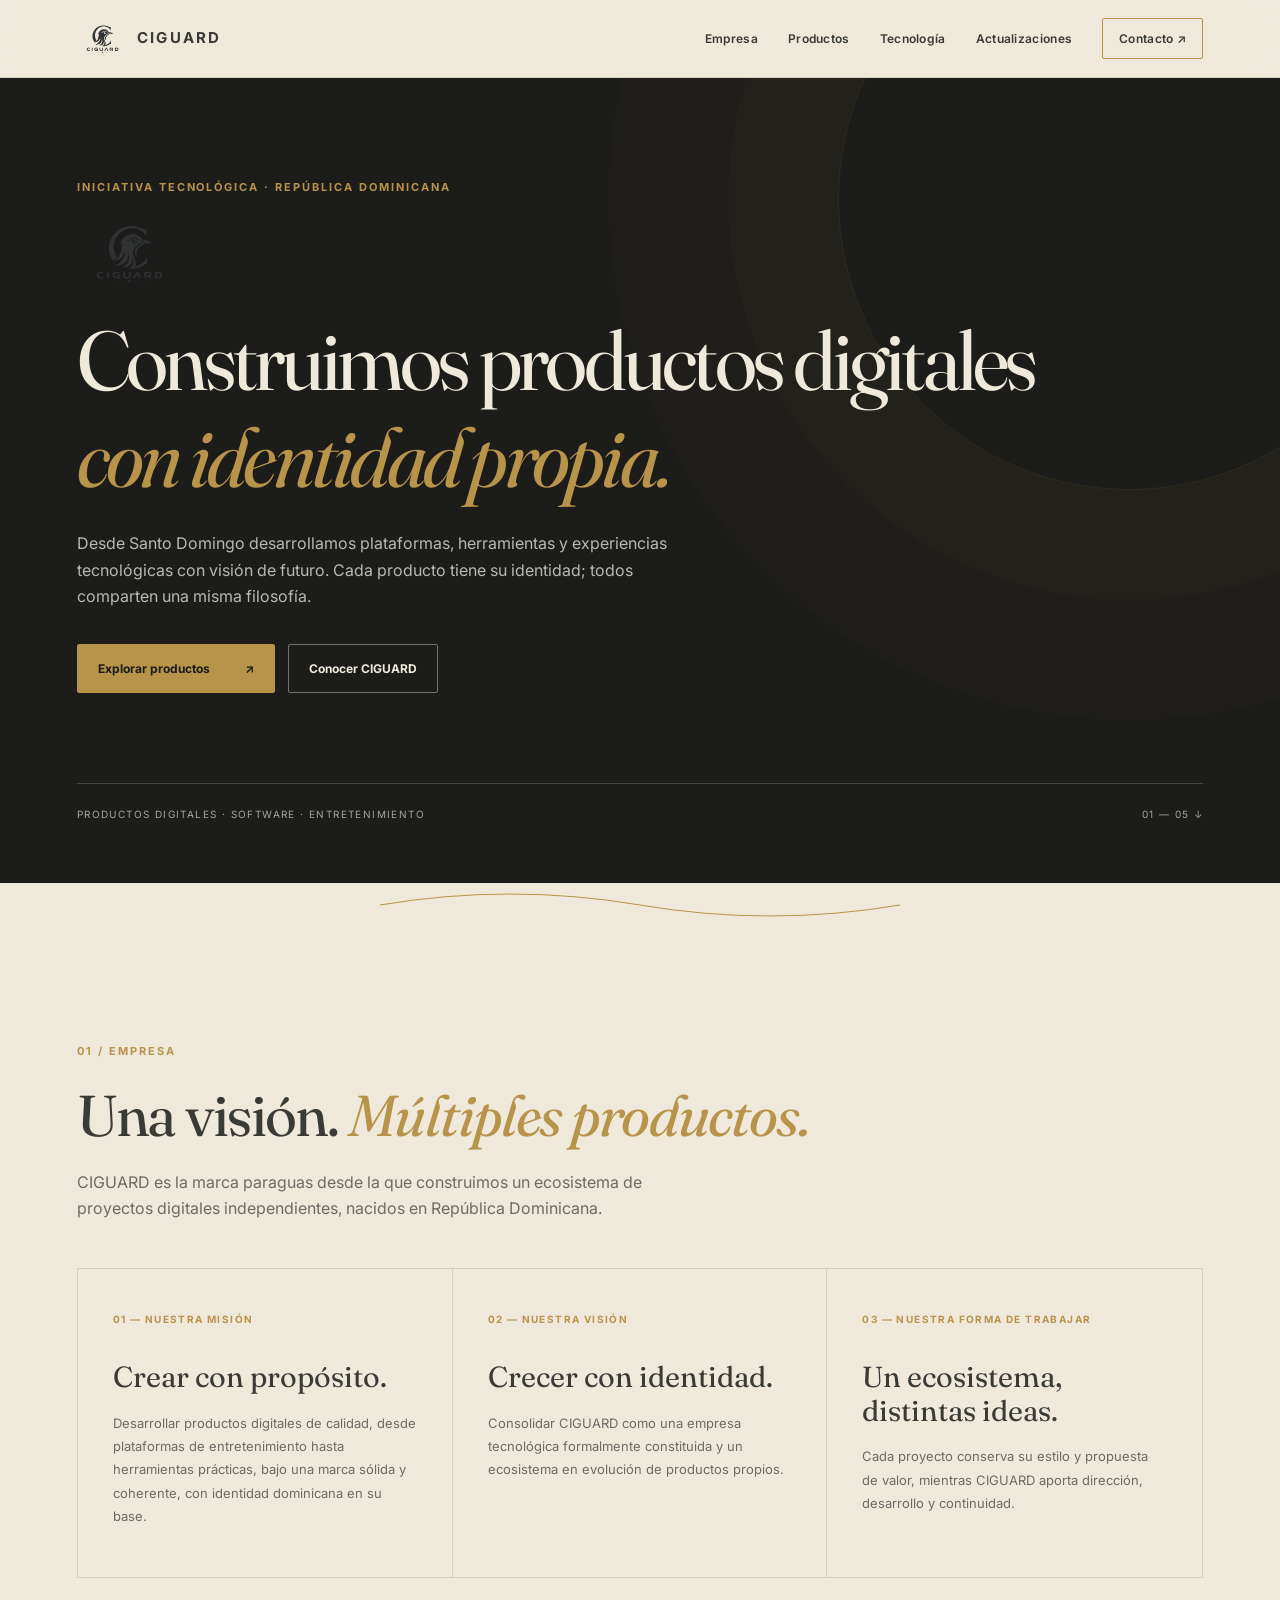
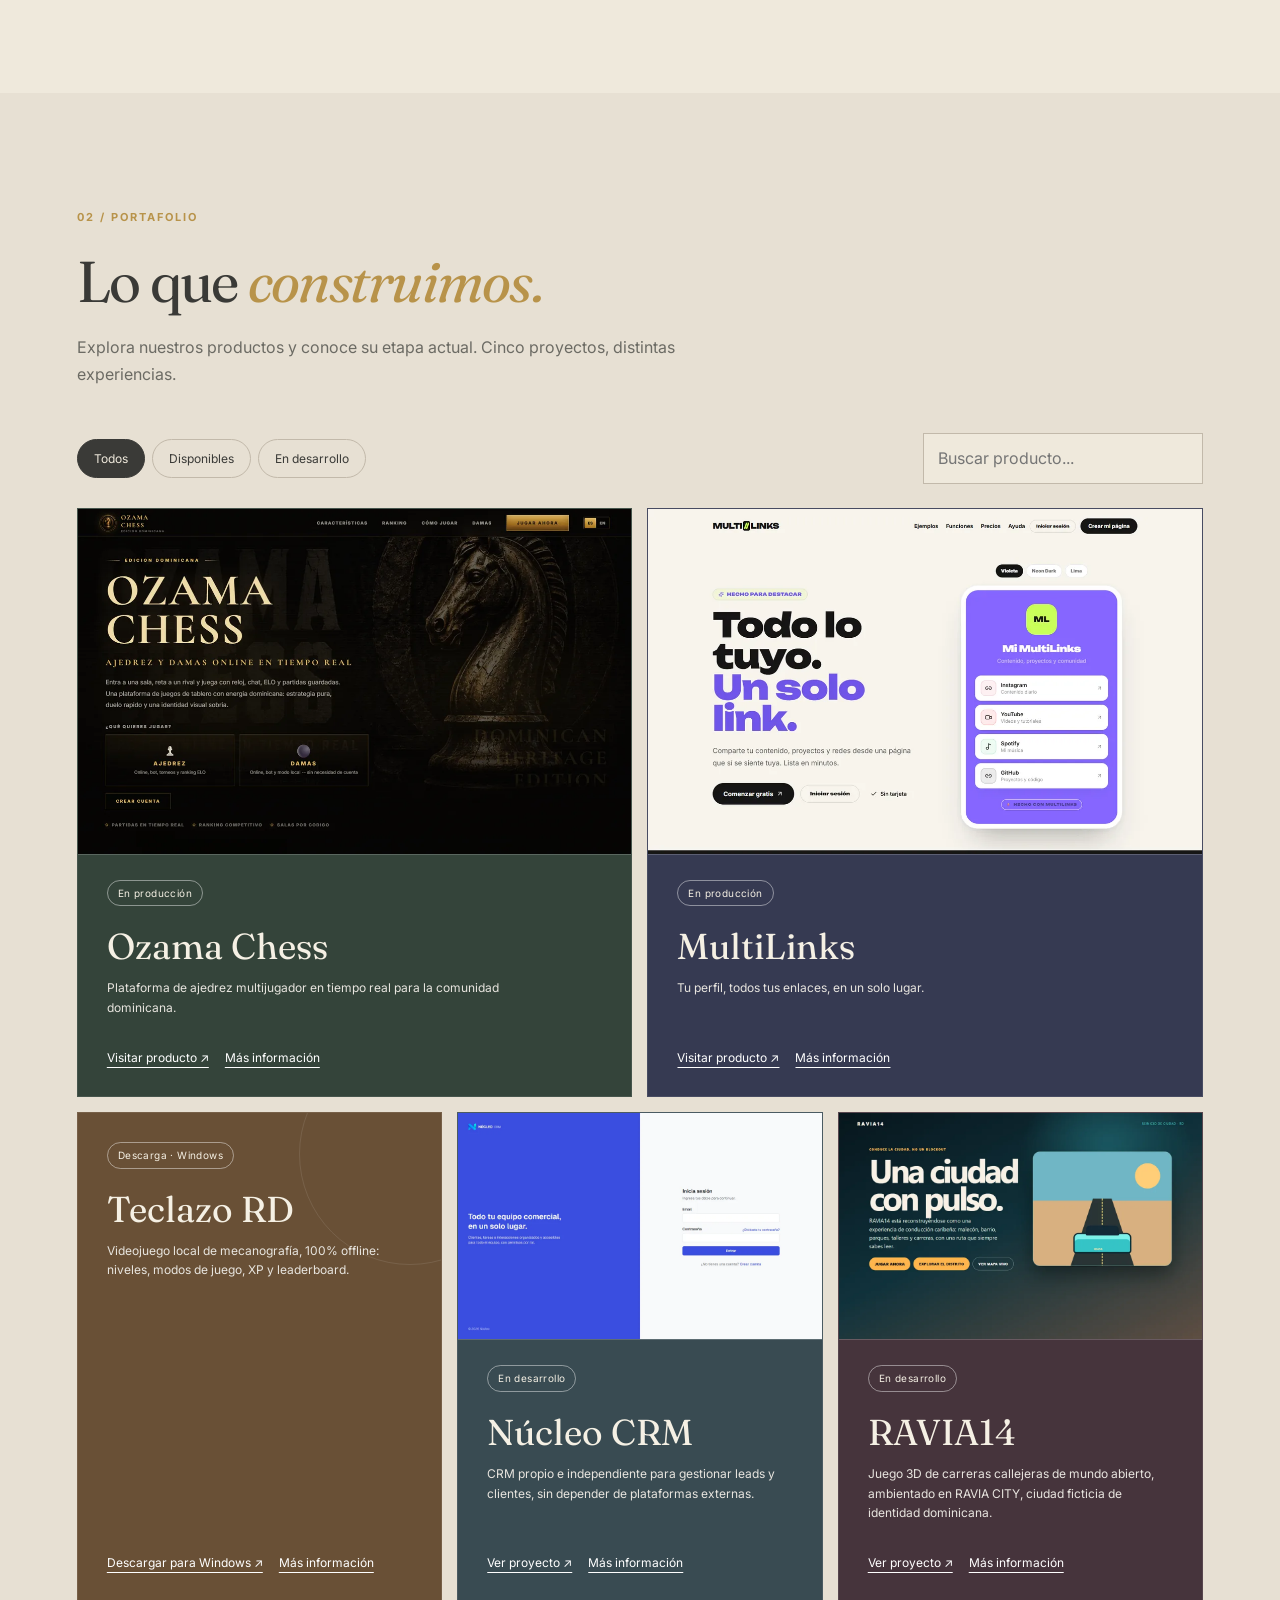
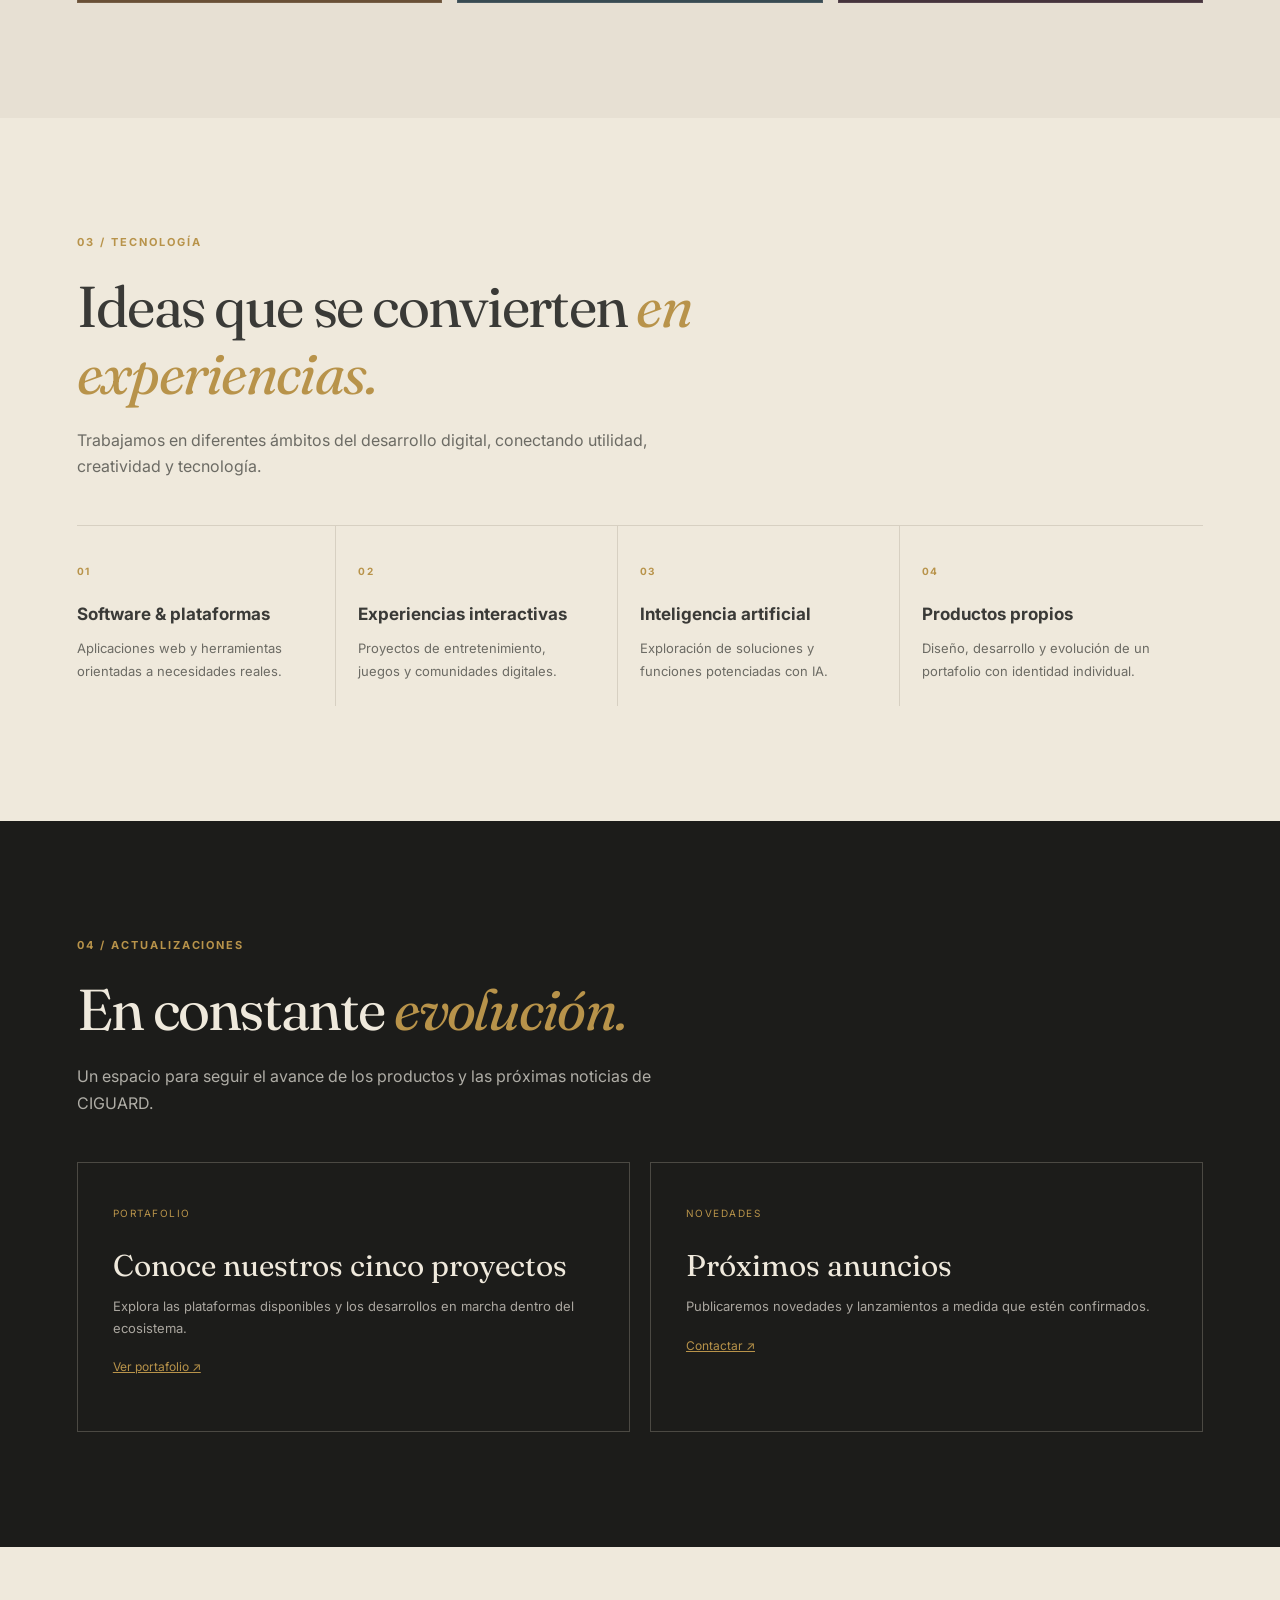
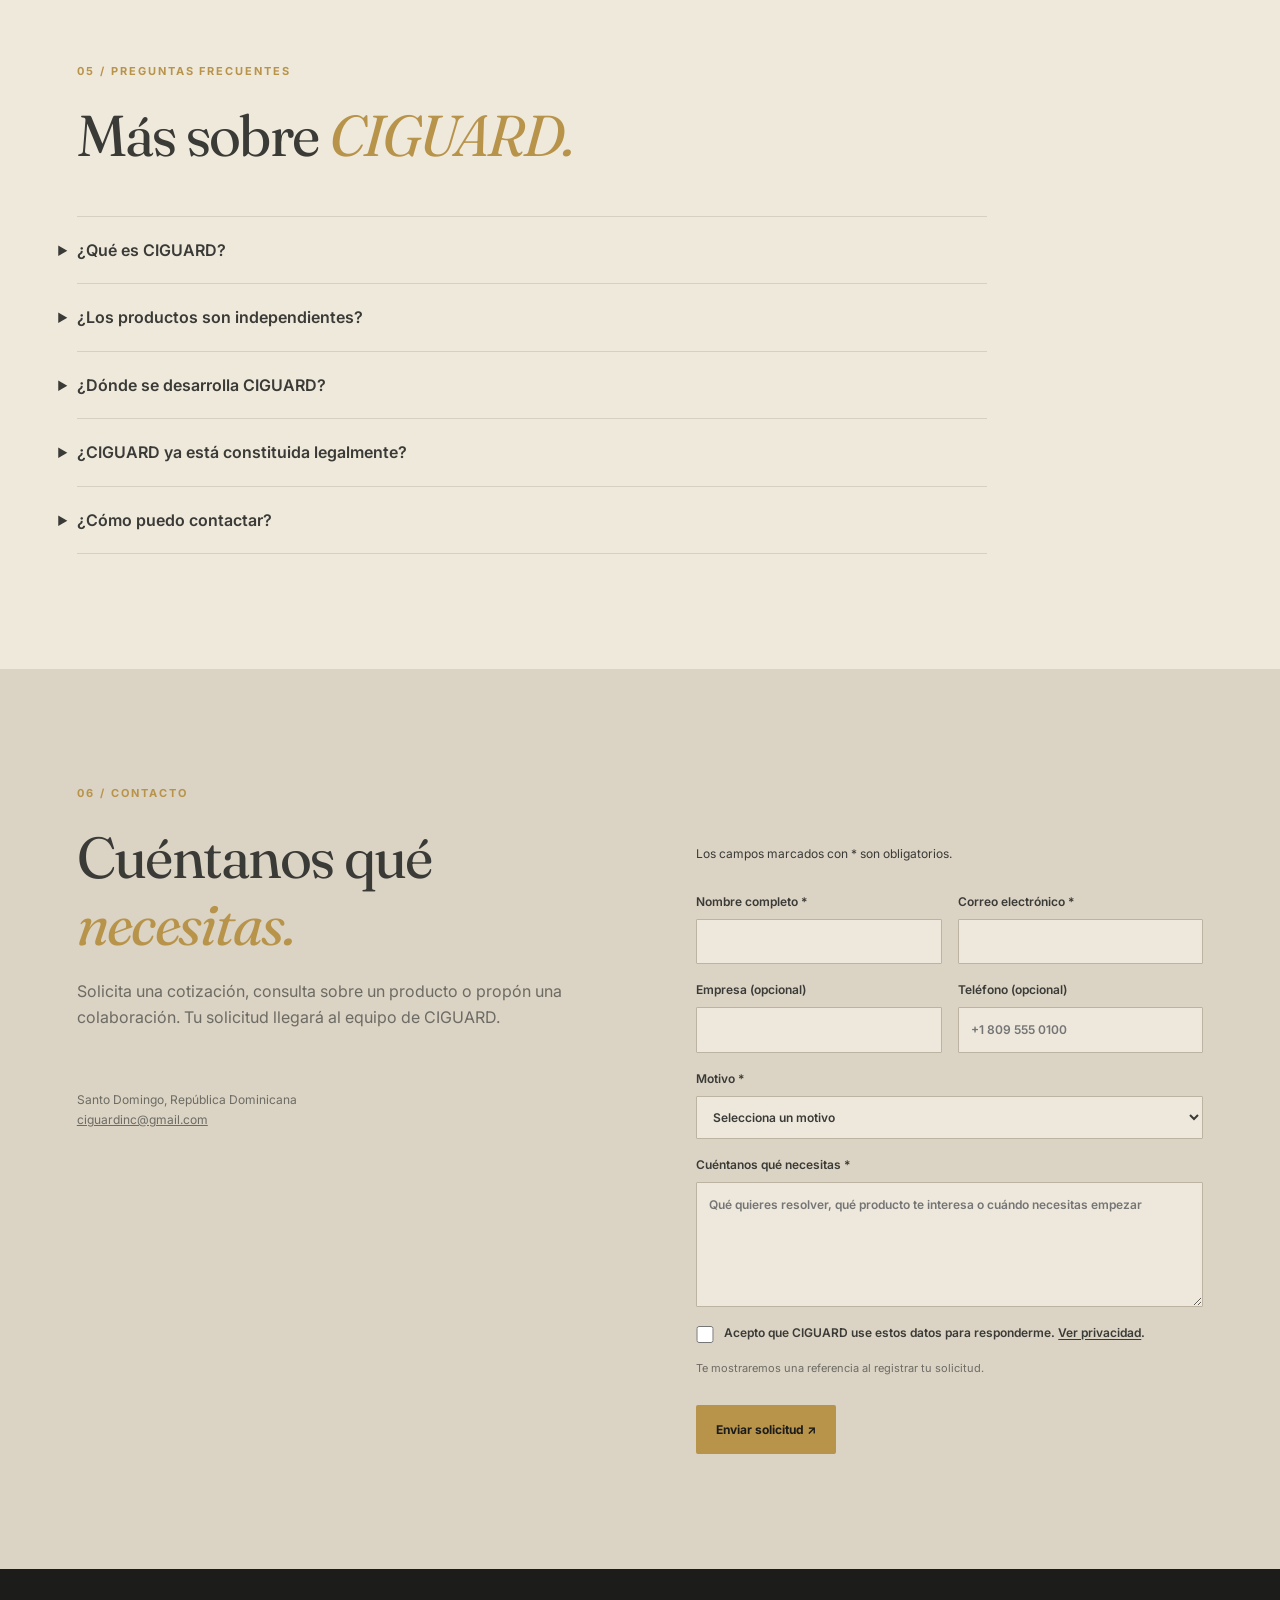
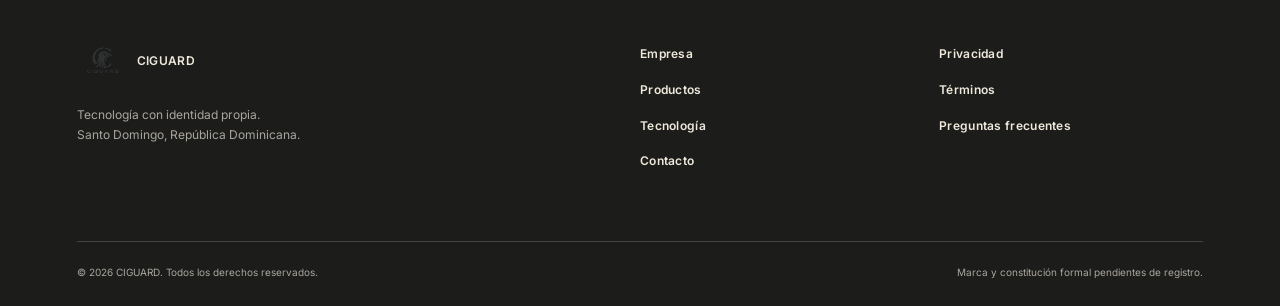
<file: index.html>
<!doctype html>
<html lang="es">
<head>
<meta charset="utf-8"><meta name="viewport" content="width=device-width,initial-scale=1">
<meta name="theme-color" content="#1C1C1A"><meta name="description" content="CIGUARD: iniciativa tecnológica dominicana que crea productos digitales, software y experiencias con identidad propia.">
<link rel="canonical" href="https://ciguard.vercel.app/"><title>CIGUARD — Tecnología con identidad propia</title>
<meta property="og:type" content="website"><meta property="og:locale" content="es_DO"><meta property="og:title" content="CIGUARD — Tecnología con identidad propia"><meta property="og:description" content="Productos digitales, software y experiencias creadas en República Dominicana."><meta property="og:url" content="https://ciguard.vercel.app/"><meta property="og:image" content="https://ciguard.vercel.app/assets/ciguard-logo.png"><meta name="twitter:card" content="summary_large_image">
<link rel="icon" href="/assets/favicon/favicon.ico"><link rel="icon" type="image/png" sizes="32x32" href="/assets/favicon/favicon-32x32.png"><link rel="apple-touch-icon" href="/assets/favicon/apple-touch-icon.png"><link rel="preconnect" href="https://fonts.googleapis.com"><link rel="preconnect" href="https://fonts.gstatic.com" crossorigin><link href="https://fonts.googleapis.com/css2?family=Fraunces:opsz,wght@9..144,400;9..144,500;9..144,600&family=Inter:wght@400;500;600;700&display=swap" rel="stylesheet"><link rel="stylesheet" href="/css/style.css">
<script type="application/ld+json">{"@context":"https://schema.org","@type":"Organization","name":"CIGUARD","url":"https://ciguard.vercel.app/","description":"Iniciativa tecnológica dominicana dedicada al desarrollo de productos digitales propios.","address":{"@type":"PostalAddress","addressLocality":"Santo Domingo","addressCountry":"DO"}}</script>
<script src="/js/main.js" defer></script>
</head>
<body>
<a class="skip" href="#contenido">Saltar al contenido</a>
<header class="site-header" id="inicio"><nav class="nav shell" aria-label="Navegación principal"><a href="#inicio" class="brand" aria-label="CIGUARD, ir al inicio"><img src="/assets/ciguard-logo.png" alt="" onerror="this.hidden=true"><span>CIGUARD</span></a><button class="menu-toggle" id="menu-toggle" type="button" aria-controls="nav-links" aria-expanded="false" aria-label="Abrir menú">☰</button><div class="nav-links" id="nav-links"><a href="#empresa">Empresa</a><a href="#productos">Productos</a><a href="#tecnologia">Tecnología</a><a href="#actualizaciones">Actualizaciones</a><a href="#contacto" class="nav-contact">Contacto ↗</a></div></nav></header>
<main id="contenido">
<section class="hero dark"><div class="shell hero-inner"><div class="eyebrow">INICIATIVA TECNOLÓGICA · REPÚBLICA DOMINICANA</div><img class="hero-logo" src="/assets/ciguard-logo.png" alt="" onerror="this.hidden=true"><h1>Construimos productos digitales <em>con identidad propia.</em></h1><p>Desde Santo Domingo desarrollamos plataformas, herramientas y experiencias tecnológicas con visión de futuro. Cada producto tiene su identidad; todos comparten una misma filosofía.</p><div class="hero-actions"><a class="button button-gold" href="#productos">Explorar productos <span aria-hidden="true">↗</span></a><a class="button button-outline" href="#empresa">Conocer CIGUARD</a></div><div class="hero-bottom"><span>PRODUCTOS DIGITALES · SOFTWARE · ENTRETENIMIENTO</span><span>01 — 05 ↓</span></div></div></section>
<div class="ornament" aria-hidden="true"><svg viewBox="0 0 520 34" preserveAspectRatio="none"><path d="M0 17 Q130 -5 260 17 Q390 39 520 17" fill="none" stroke="#B8934A" stroke-width="1"/></svg></div>
<section class="section shell reveal" id="empresa"><div class="section-heading"><span class="eyebrow">01 / EMPRESA</span><h2>Una visión. <em>Múltiples productos.</em></h2><p>CIGUARD es la marca paraguas desde la que construimos un ecosistema de proyectos digitales independientes, nacidos en República Dominicana.</p></div><div class="editorial-grid"><article class="panel"><span class="panel-index">01 — NUESTRA MISIÓN</span><h3>Crear con propósito.</h3><p>Desarrollar productos digitales de calidad, desde plataformas de entretenimiento hasta herramientas prácticas, bajo una marca sólida y coherente, con identidad dominicana en su base.</p></article><article class="panel"><span class="panel-index">02 — NUESTRA VISIÓN</span><h3>Crecer con identidad.</h3><p>Consolidar CIGUARD como una empresa tecnológica formalmente constituida y un ecosistema en evolución de productos propios.</p></article><article class="panel"><span class="panel-index">03 — NUESTRA FORMA DE TRABAJAR</span><h3>Un ecosistema, distintas ideas.</h3><p>Cada proyecto conserva su estilo y propuesta de valor, mientras CIGUARD aporta dirección, desarrollo y continuidad.</p></article></div></section>
<section class="section tinted reveal" id="productos"><div class="shell"><div class="section-heading"><span class="eyebrow">02 / PORTAFOLIO</span><h2>Lo que <em>construimos.</em></h2><p>Explora nuestros productos y conoce su etapa actual. Cinco proyectos, distintas experiencias.</p></div><div class="filters" role="group" aria-label="Filtrar productos"><div class="filter-buttons"><button type="button" class="chip active" data-filter="todos" aria-pressed="true">Todos</button><button type="button" class="chip" data-filter="produccion" aria-pressed="false">Disponibles</button><button type="button" class="chip" data-filter="desarrollo" aria-pressed="false">En desarrollo</button></div><label class="search-label"><span class="sr-only">Buscar productos</span><input type="search" id="product-search" placeholder="Buscar producto..." autocomplete="off"></label></div><div class="product-grid" id="product-grid"></div><p id="product-empty" class="empty" hidden>No encontramos productos con esos criterios.</p></div></section>
<section class="section shell reveal" id="tecnologia"><div class="section-heading"><span class="eyebrow">03 / TECNOLOGÍA</span><h2>Ideas que se convierten <em>en experiencias.</em></h2><p>Trabajamos en diferentes ámbitos del desarrollo digital, conectando utilidad, creatividad y tecnología.</p></div><div class="capabilities"><article><span>01</span><h3>Software & plataformas</h3><p>Aplicaciones web y herramientas orientadas a necesidades reales.</p></article><article><span>02</span><h3>Experiencias interactivas</h3><p>Proyectos de entretenimiento, juegos y comunidades digitales.</p></article><article><span>03</span><h3>Inteligencia artificial</h3><p>Exploración de soluciones y funciones potenciadas con IA.</p></article><article><span>04</span><h3>Productos propios</h3><p>Diseño, desarrollo y evolución de un portafolio con identidad individual.</p></article></div></section>
<section class="section dark updates-section reveal" id="actualizaciones"><div class="shell"><div class="section-heading"><span class="eyebrow">04 / ACTUALIZACIONES</span><h2>En constante <em>evolución.</em></h2><p>Un espacio para seguir el avance de los productos y las próximas noticias de CIGUARD.</p></div><div class="update-grid"><article class="update-card"><span>PORTAFOLIO</span><h3>Conoce nuestros cinco proyectos</h3><p>Explora las plataformas disponibles y los desarrollos en marcha dentro del ecosistema.</p><a href="#productos">Ver portafolio ↗</a></article><article class="update-card"><span>NOVEDADES</span><h3>Próximos anuncios</h3><p>Publicaremos novedades y lanzamientos a medida que estén confirmados.</p><a href="#contacto">Contactar ↗</a></article></div></div></section>
<section class="section shell reveal" id="preguntas"><div class="section-heading"><span class="eyebrow">05 / PREGUNTAS FRECUENTES</span><h2>Más sobre <em>CIGUARD.</em></h2></div><div class="faq"><details><summary>¿Qué es CIGUARD?</summary><p>Es una iniciativa tecnológica dominicana y una marca paraguas para productos digitales propios.</p></details><details><summary>¿Los productos son independientes?</summary><p>Sí. Cada producto tiene su identidad y su propio enfoque, aunque forma parte del ecosistema CIGUARD.</p></details><details><summary>¿Dónde se desarrolla CIGUARD?</summary><p>En Santo Domingo, República Dominicana.</p></details><details><summary>¿CIGUARD ya está constituida legalmente?</summary><p>El registro de marca ante ONAPI y la constitución formal de la empresa se encuentran pendientes, conforme a la información actual del proyecto.</p></details><details><summary>¿Cómo puedo contactar?</summary><p>Escríbenos a ciguardinc@gmail.com o usa el formulario para enviar tu solicitud directamente al equipo.</p></details></div></section>
<section class="section contact-section reveal" id="contacto">
  <div class="shell contact-grid">
    <div><span class="eyebrow">06 / CONTACTO</span><h2>Cuéntanos qué <em>necesitas.</em></h2>
    <p>Solicita una cotización, consulta sobre un producto o propón una colaboración. Tu solicitud llegará al equipo de CIGUARD.</p>
    <p class="contact-small">Santo Domingo, República Dominicana<br><a href="mailto:ciguardinc@gmail.com">ciguardinc@gmail.com</a></p></div>
    <form id="contact-form" class="contact-form" method="post" action="/api/contact" aria-describedby="form-note">
      <p class="contact-small">Los campos marcados con * son obligatorios.</p>
      <div class="contact-fields">
        <label>Nombre completo *<input name="nombre" required maxlength="100" autocomplete="name"></label>
        <label>Correo electrónico *<input name="correo" type="email" required maxlength="254" autocomplete="email"></label>
        <label>Empresa (opcional)<input name="empresa" maxlength="100" autocomplete="organization"></label>
        <label>Teléfono (opcional)<input name="telefono" type="tel" maxlength="28" autocomplete="tel" placeholder="+1 809 555 0100"></label>
      </div>
      <label>Motivo *<select name="asunto" required><option value="">Selecciona un motivo</option><option value="quote">Solicitar cotización</option><option value="product">Consultar sobre un producto</option><option value="partnership">Proponer colaboración</option><option value="support">Pedir soporte</option><option value="other">Otra consulta</option></select></label>
      <label>Cuéntanos qué necesitas *<textarea name="mensaje" required minlength="10" maxlength="2500" rows="5" placeholder="Qué quieres resolver, qué producto te interesa o cuándo necesitas empezar"></textarea></label>
      <div hidden><label>Deja este campo vacío<input name="website" tabindex="-1" autocomplete="off"></label></div>
      <label class="contact-consent"><input name="consent" type="checkbox" required><span>Acepto que CIGUARD use estos datos para responderme. <a href="/privacidad.html">Ver privacidad</a>.</span></label>
      <p class="form-note" id="form-note" role="status" aria-live="polite">Te mostraremos una referencia al registrar tu solicitud.</p>
      <button class="button button-gold" type="submit">Enviar solicitud ↗</button>
      <noscript><p>Activa JavaScript para enviar el formulario o escríbenos por correo.</p></noscript>
    </form>
  </div>
</section>
</main>
<footer class="footer dark"><div class="shell"><div class="footer-top"><div><a class="brand brand-footer" href="#inicio"><img src="/assets/ciguard-logo.png" alt="" onerror="this.hidden=true"><span>CIGUARD</span></a><p>Tecnología con identidad propia.<br>Santo Domingo, República Dominicana.</p></div><div class="footer-links"><a href="#empresa">Empresa</a><a href="#productos">Productos</a><a href="#tecnologia">Tecnología</a><a href="#contacto">Contacto</a></div><div class="footer-links"><a href="/privacidad.html">Privacidad</a><a href="/terminos.html">Términos</a><a href="#preguntas">Preguntas frecuentes</a></div></div><div class="footer-bottom"><span>© <span id="year">2026</span> CIGUARD. Todos los derechos reservados.</span><span>Marca y constitución formal pendientes de registro.</span></div></div></footer>
<dialog id="product-dialog" aria-labelledby="dialog-title"><button class="dialog-close" type="button" id="dialog-close" aria-label="Cerrar ficha">×</button><div id="dialog-content"></div></dialog>
</body></html>
</file>
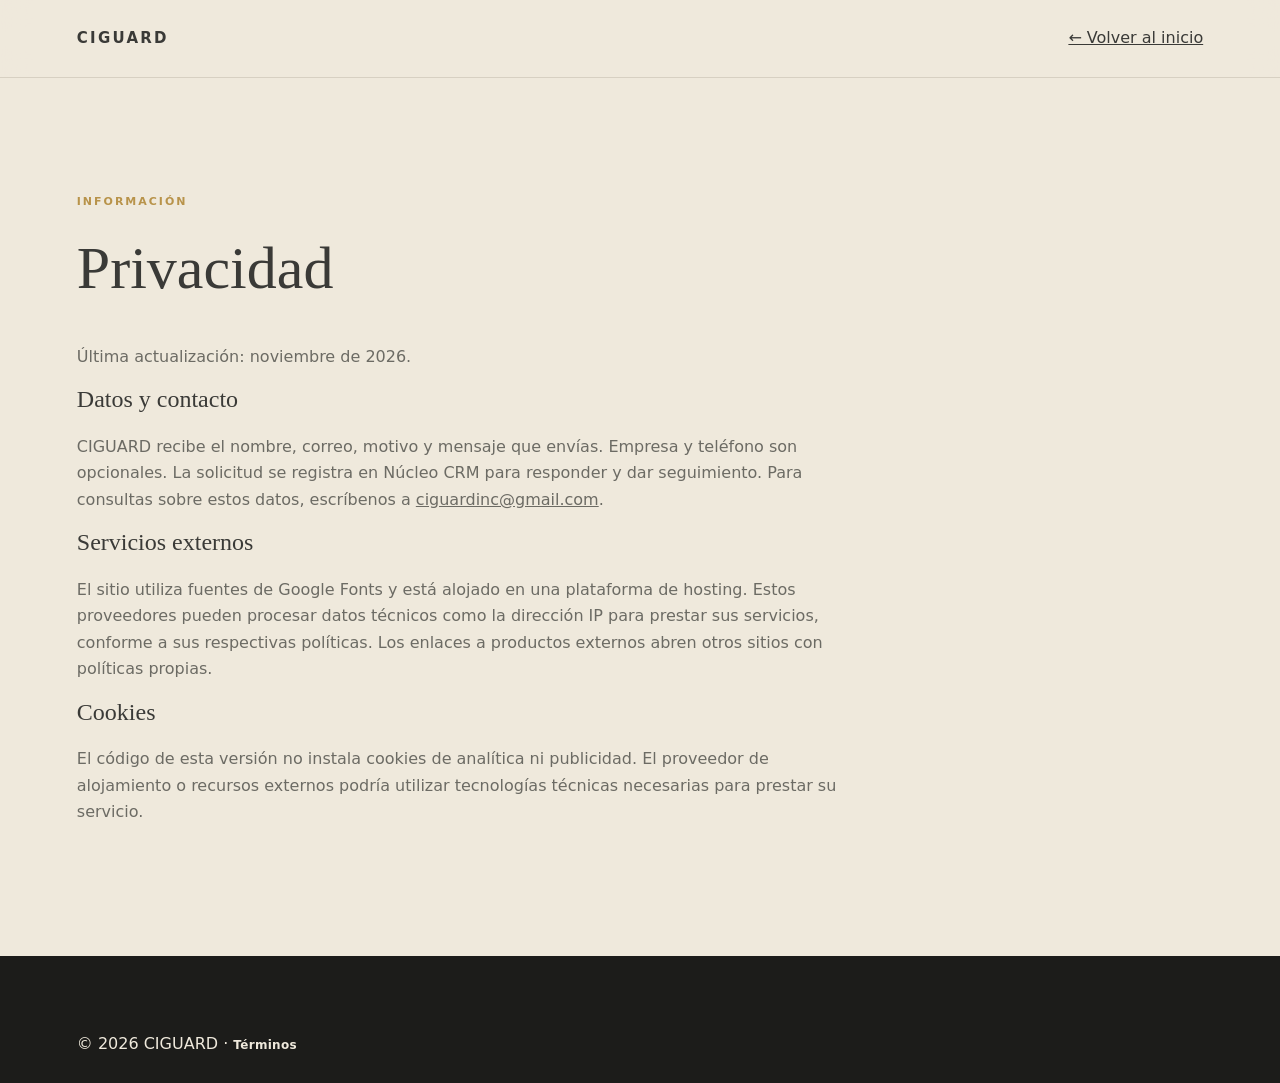
<file: privacidad.html>
<!doctype html><html lang="es"><head><meta charset="utf-8"><meta name="viewport" content="width=device-width,initial-scale=1"><title>Privacidad — CIGUARD</title><meta name="description" content="Información de privacidad de la web CIGUARD."><link rel="stylesheet" href="/css/style.css"></head><body><header class="site-header"><nav class="nav shell"><a class="brand" href="/">CIGUARD</a><a href="/">← Volver al inicio</a></nav></header><main class="section shell legal-page"><span class="eyebrow">INFORMACIÓN</span><h1>Privacidad</h1><p>Última actualización: noviembre de 2026.</p><h2>Datos y contacto</h2><p>CIGUARD recibe el nombre, correo, motivo y mensaje que envías. Empresa y teléfono son opcionales. La solicitud se registra en Núcleo CRM para responder y dar seguimiento. Para consultas sobre estos datos, escríbenos a <a href="mailto:ciguardinc@gmail.com">ciguardinc@gmail.com</a>.</p><h2>Servicios externos</h2><p>El sitio utiliza fuentes de Google Fonts y está alojado en una plataforma de hosting. Estos proveedores pueden procesar datos técnicos como la dirección IP para prestar sus servicios, conforme a sus respectivas políticas. Los enlaces a productos externos abren otros sitios con políticas propias.</p><h2>Cookies</h2><p>El código de esta versión no instala cookies de analítica ni publicidad. El proveedor de alojamiento o recursos externos podría utilizar tecnologías técnicas necesarias para prestar su servicio.</p></main><footer class="footer dark"><div class="shell">© 2026 CIGUARD · <a href="/terminos.html">Términos</a></div></footer></body></html>
</file>
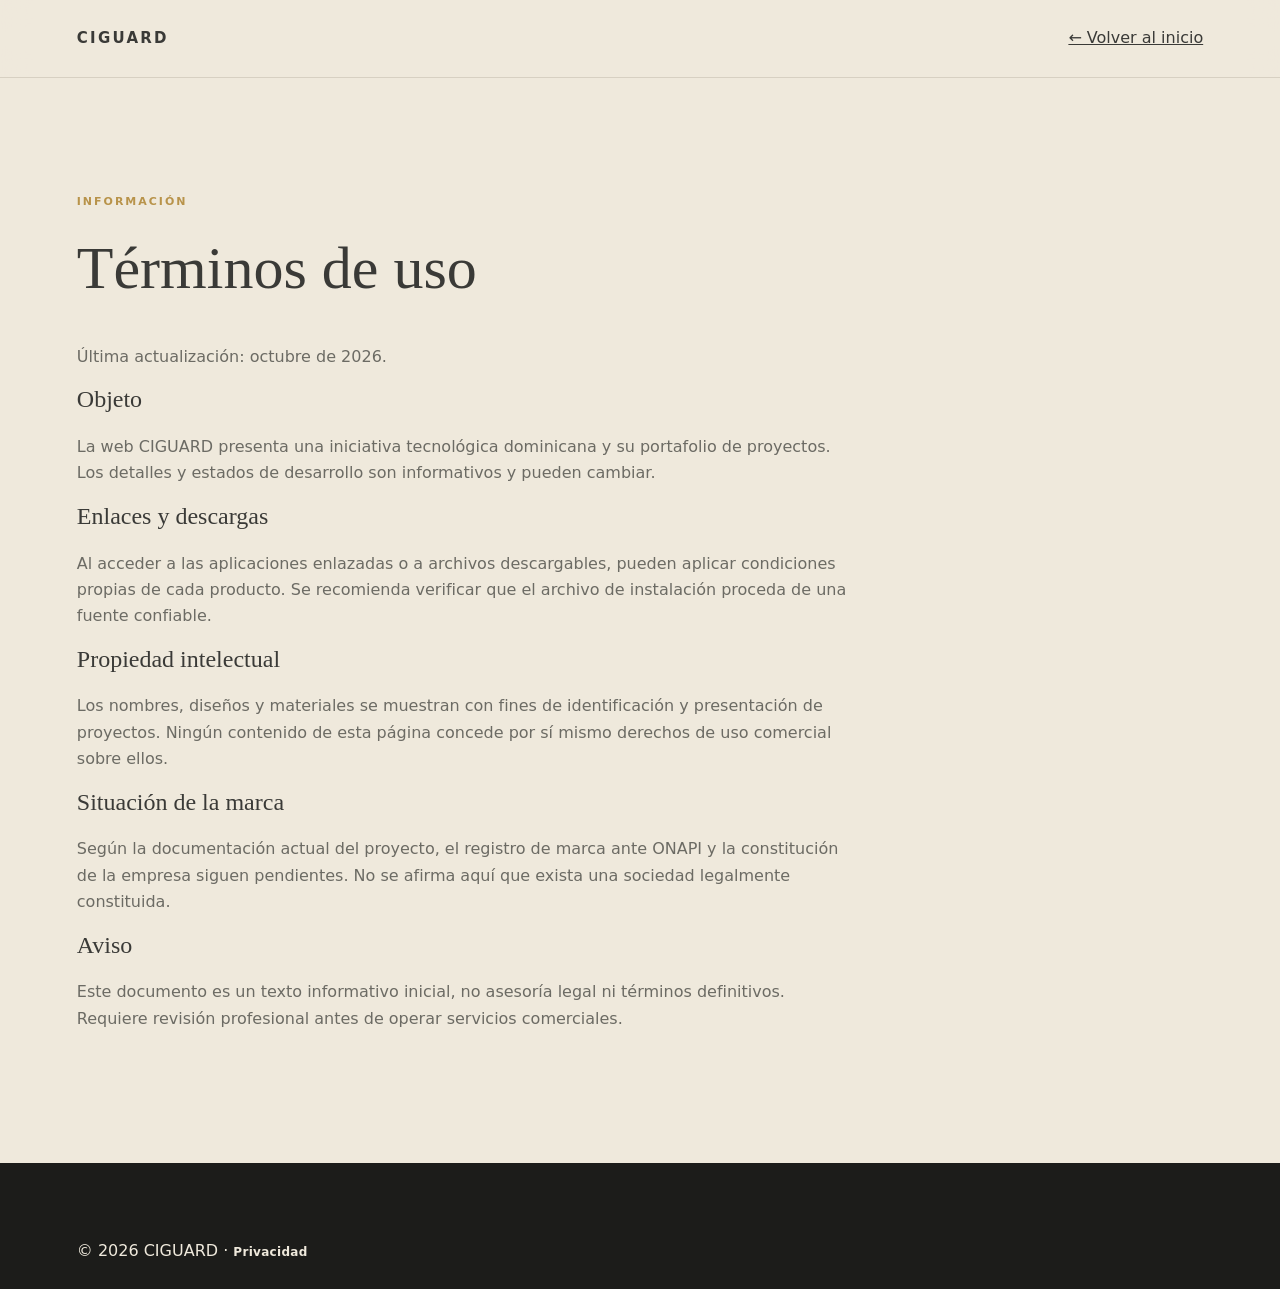
<file: terminos.html>
<!doctype html><html lang="es"><head><meta charset="utf-8"><meta name="viewport" content="width=device-width,initial-scale=1"><title>Términos — CIGUARD</title><meta name="description" content="Condiciones de uso del sitio CIGUARD."><link rel="stylesheet" href="/css/style.css"></head><body><header class="site-header"><nav class="nav shell"><a class="brand" href="/">CIGUARD</a><a href="/">← Volver al inicio</a></nav></header><main class="section shell legal-page"><span class="eyebrow">INFORMACIÓN</span><h1>Términos de uso</h1><p>Última actualización: octubre de 2026.</p><h2>Objeto</h2><p>La web CIGUARD presenta una iniciativa tecnológica dominicana y su portafolio de proyectos. Los detalles y estados de desarrollo son informativos y pueden cambiar.</p><h2>Enlaces y descargas</h2><p>Al acceder a las aplicaciones enlazadas o a archivos descargables, pueden aplicar condiciones propias de cada producto. Se recomienda verificar que el archivo de instalación proceda de una fuente confiable.</p><h2>Propiedad intelectual</h2><p>Los nombres, diseños y materiales se muestran con fines de identificación y presentación de proyectos. Ningún contenido de esta página concede por sí mismo derechos de uso comercial sobre ellos.</p><h2>Situación de la marca</h2><p>Según la documentación actual del proyecto, el registro de marca ante ONAPI y la constitución de la empresa siguen pendientes. No se afirma aquí que exista una sociedad legalmente constituida.</p><h2>Aviso</h2><p>Este documento es un texto informativo inicial, no asesoría legal ni términos definitivos. Requiere revisión profesional antes de operar servicios comerciales.</p></main><footer class="footer dark"><div class="shell">© 2026 CIGUARD · <a href="/privacidad.html">Privacidad</a></div></footer></body></html>
</file>
<file: css/style.css>
:root{--ink:#3A3A37;--muted:#6C6B64;--bone:#EFE9DC;--dark:#1C1C1A;--gold:#B8934A;--line:#d7d0c2;--white:#f8f5ed}*{box-sizing:border-box}html{scroll-behavior:smooth;scroll-padding-top:90px}body{margin:0;background:var(--bone);color:var(--ink);font-family:Inter,system-ui,sans-serif;line-height:1.65}button,input,textarea,select{font:inherit}a{color:inherit}button{cursor:pointer}h1,h2,h3,p{margin-top:0}h1,h2,h3{line-height:1.16}h1,h2,.panel h3,.update-card h3{font-family:Fraunces,Georgia,serif;font-weight:400}em{font-weight:400;color:var(--gold)}.shell{width:min(1220px,88%);margin:auto}.skip{position:absolute;left:10px;top:-100px;z-index:100;background:var(--gold);padding:10px}.skip:focus{top:10px}.site-header{height:78px;position:sticky;top:0;z-index:20;background:rgba(239,233,220,.96);border-bottom:1px solid var(--line);backdrop-filter:blur(14px)}.nav{height:100%;display:flex;justify-content:space-between;align-items:center;gap:20px}.brand{display:inline-flex;gap:9px;align-items:center;text-decoration:none;letter-spacing:.15em;font-size:15px;font-weight:700}.brand img{max-width:125px;height:34px;object-fit:contain}.nav-links{display:flex;align-items:center;gap:30px}.nav-links a,.footer a{text-decoration:none;font-size:12px;font-weight:600;letter-spacing:.025em}.nav-links a:hover,.footer a:hover{color:var(--gold)}.nav-contact{border:1px solid var(--gold);padding:10px 16px;border-radius:2px}.menu-toggle{display:none;background:none;border:0;font-size:26px;color:var(--ink)}.dark{background:var(--dark);color:var(--bone)}.hero{min-height:690px;display:flex;align-items:center;position:relative;overflow:hidden}.hero:before{content:'';position:absolute;width:580px;height:580px;border:1px solid #b8934a20;border-radius:50%;right:-140px;top:-170px;box-shadow:0 0 0 110px #b8934a06,0 0 0 230px #b8934a04}.hero-inner{position:relative;padding:100px 0 60px}.eyebrow{color:var(--gold);font-size:11px;letter-spacing:.18em;font-weight:700;display:block;text-transform:uppercase;margin-bottom:23px}.hero-logo{display:block;max-width:195px;max-height:70px;object-fit:contain;margin-bottom:23px}.hero h1{font-size:clamp(43px,6.5vw,87px);max-width:1000px;letter-spacing:-.045em;margin-bottom:25px}.hero p{max-width:630px;font-size:16px;color:#bab8b0}.hero-actions{display:flex;gap:13px;flex-wrap:wrap;margin-top:35px}.button{display:inline-flex;gap:35px;align-items:center;justify-content:space-between;text-decoration:none;padding:13px 20px;border:1px solid transparent;font-size:12px;font-weight:700;min-height:49px;border-radius:2px}.button-gold{background:var(--gold);color:var(--dark)}.button-gold:hover{background:#cea75c}.button-outline{border-color:#777268;color:var(--bone)}.button-outline:hover{border-color:var(--gold)}.hero-bottom{border-top:1px solid #49443b;padding-top:22px;margin-top:90px;display:flex;justify-content:space-between;gap:20px;font-size:10px;letter-spacing:.14em;color:#a8a49a}.ornament{height:44px;display:flex;justify-content:center;align-items:center}.ornament svg{width:min(520px,85%);height:34px}.section{padding-top:115px;padding-bottom:115px}.section-heading{max-width:750px;margin-bottom:46px}.section-heading h2,.contact-grid h2{font-size:clamp(34px,4.5vw,60px);letter-spacing:-.03em;margin-bottom:19px}.section-heading p,.contact-grid>div>p{color:var(--muted);max-width:620px}.editorial-grid{display:grid;grid-template-columns:repeat(3,1fr);border:1px solid var(--line)}.panel{padding:35px;border-right:1px solid var(--line)}.panel:last-child{border:0}.panel-index,.capabilities article>span{font-size:10px;letter-spacing:.14em;color:var(--gold);font-weight:700}.panel h3{font-size:29px;margin:30px 0 18px}.panel p,.capabilities p{font-size:13px;color:var(--muted);line-height:1.8}.tinted{background:#e7e0d3}.filters{display:flex;justify-content:space-between;align-items:center;flex-wrap:wrap;gap:18px;margin-bottom:24px}.filter-buttons{display:flex;gap:7px;flex-wrap:wrap}.chip{border:1px solid #c2b9aa;color:var(--ink);background:transparent;padding:9px 16px;border-radius:40px;font-size:12px}.chip:hover,.chip.active{background:var(--ink);color:var(--bone);border-color:var(--ink)}.search-label input{background:var(--bone);color:var(--ink);border:1px solid #c2b9aa;padding:11px 14px;width:min(280px,80vw);outline-offset:3px}.product-grid{display:grid;grid-template-columns:repeat(6,1fr);gap:15px}.product-card{grid-column:span 2;min-height:300px;background:#393c36;color:#f5f0e4;padding:29px;display:flex;flex-direction:column;position:relative;overflow:hidden;border:1px solid #ffffff17}.product-card:nth-child(1),.product-card:nth-child(2){grid-column:span 3;min-height:340px}.product-card:before{content:'';position:absolute;width:220px;height:220px;border:1px solid #ffffff19;border-radius:50%;right:-80px;top:-70px}.product-card[data-id=ozama]{background:#34443a}.product-card[data-id=multilinks]{background:#363a52}.product-card[data-id=teclazo]{background:#695036}.product-card[data-id=nucleo]{background:#394b52}.product-card[data-id=ravia]{background:#46343c}.product-card h3{font-family:Fraunces,Georgia,serif;font-size:clamp(24px,3vw,36px);margin:20px 0 10px;font-weight:400}.product-card p{font-size:12px;color:#e8e5df;max-width:420px}.product-tag{align-self:flex-start;border:1px solid #ffffff70;padding:4px 10px;border-radius:40px;letter-spacing:.04em;font-size:10px}.product-actions{margin-top:auto;display:flex;align-items:center;gap:16px;flex-wrap:wrap}.product-actions a,.product-actions button{background:transparent;border:0;color:#fff;text-decoration:underline;text-underline-offset:5px;font-size:12px;padding:0}.product-actions button:hover,.product-actions a:hover{color:#e1bc78}.empty{padding:25px;text-align:center;border:1px dashed #b5a898}.capabilities{display:grid;grid-template-columns:repeat(4,1fr);gap:0;border-top:1px solid var(--line)}.capabilities article{padding:30px 25px 10px 0;border-right:1px solid var(--line);margin-right:22px}.capabilities article:last-child{border:0}.capabilities h3{font-size:17px;margin:22px 0 12px}.updates-section .section-heading p{color:#afada6}.update-grid{display:grid;grid-template-columns:1fr 1fr;gap:20px}.update-card{padding:35px;border:1px solid #4b4943;min-height:270px}.update-card span{color:var(--gold);font-size:10px;letter-spacing:.15em}.update-card h3{font-size:30px;margin:25px 0 12px}.update-card p{color:#aaa69f;font-size:13px}.update-card a{color:var(--gold);font-size:12px}.faq{border-top:1px solid var(--line);max-width:910px}.faq details{border-bottom:1px solid var(--line);padding:20px 0}.faq summary{cursor:pointer;font-weight:600;list-style-position:outside}.faq p{max-width:730px;color:var(--muted);font-size:14px;padding-top:14px}.contact-section{background:#dbd3c3}.contact-grid{display:grid;grid-template-columns:1fr 1fr;gap:10%}.contact-small{margin-top:60px;font-size:12px}.contact-form{display:grid;gap:16px}.contact-form label{display:grid;gap:7px;font-size:12px;font-weight:600}.contact-form input,.contact-form textarea,.contact-form select{background:#eee8dc;border:1px solid #bdb3a3;padding:12px;color:var(--ink);border-radius:1px;min-width:0;width:100%}.contact-form textarea{resize:vertical}.form-note{font-size:11px;color:var(--muted);line-height:1.7}.contact-form button{justify-self:start;border:0}.footer{padding:75px 0 25px}.footer-top{display:grid;grid-template-columns:2fr 1fr 1fr;gap:35px;padding-bottom:70px}.brand-footer{color:var(--bone)}.footer-top p{font-size:12px;color:#aaa69f;margin-top:20px}.footer-links{display:flex;flex-direction:column;align-items:flex-start;gap:16px}.footer-bottom{padding-top:22px;border-top:1px solid #45433e;display:flex;justify-content:space-between;gap:20px;color:#aaa69f;font-size:10px}.sr-only{position:absolute;width:1px;height:1px;clip:rect(0,0,0,0);overflow:hidden;white-space:nowrap}.reveal{animation:appear .7s ease both}@keyframes appear{from{opacity:.75;transform:translateY(10px)}to{opacity:1;transform:translateY(0)}}dialog{background:var(--bone);color:var(--ink);border:1px solid var(--gold);box-shadow:0 20px 90px #0005;width:min(560px,90vw);padding:35px}dialog::backdrop{background:#0009}dialog h2{font-size:35px;font-family:Fraunces,Georgia,serif;font-weight:400}dialog p{color:var(--muted)}.dialog-close{float:right;background:none;border:0;font-size:30px}.detail-label{font-size:11px;color:var(--gold);font-weight:700;letter-spacing:.1em}.legal-page{min-height:55vh}.legal-page h1{font-family:Fraunces,Georgia,serif;font-size:clamp(40px,5vw,60px);font-weight:400}.legal-page p,.legal-page li{max-width:770px;color:var(--muted)}:focus-visible{outline:3px solid var(--gold);outline-offset:3px}@media(max-width:850px){.menu-toggle{display:block}.nav-links{display:none;position:absolute;left:0;right:0;top:78px;background:var(--bone);padding:25px 6%;border-bottom:1px solid var(--line);flex-direction:column;align-items:stretch;gap:20px}.nav-links.open{display:flex}.editorial-grid{grid-template-columns:1fr}.panel{border-right:0;border-bottom:1px solid var(--line)}.panel:last-child{border:0}.capabilities{grid-template-columns:1fr 1fr}.product-card,.product-card:nth-child(1),.product-card:nth-child(2){grid-column:span 3}.contact-grid{gap:35px}}@media(max-width:600px){.shell{width:88%}.hero{min-height:650px}.hero-inner{padding:70px 0 45px}.hero-bottom{margin-top:65px;flex-direction:column}.section{padding-top:75px;padding-bottom:75px}.product-card,.product-card:nth-child(1),.product-card:nth-child(2){grid-column:span 6;min-height:270px}.capabilities,.update-grid,.contact-grid,.footer-top{grid-template-columns:1fr}.capabilities article{border-right:0;border-bottom:1px solid var(--line)}.footer-top{gap:28px;padding-bottom:45px}.footer-bottom{flex-direction:column}.filters{align-items:stretch}.search-label input{width:100%}.contact-small{margin-top:20px}}@media(prefers-reduced-motion:reduce){*,*::before,*::after{scroll-behavior:auto!important;animation:none!important;transition:none!important}}

/* Capturas reales de las páginas públicas del portafolio. */
.product-preview{display:block;width:calc(100% + 58px);max-width:none;height:auto;aspect-ratio:8/5;object-fit:cover;object-position:top;margin:-29px -29px 25px;border-bottom:1px solid #ffffff30;position:relative;z-index:1}.product-card:has(.product-preview):before{display:none}.product-card:has(.product-preview){min-height:0}.product-card .product-actions{padding-top:18px}.dialog-preview{display:block;width:100%;height:auto;margin:20px 0;border:1px solid var(--line)}
.contact-fields{display:grid;grid-template-columns:repeat(2,minmax(0,1fr));gap:1rem}
.contact-form .contact-consent{display:flex;align-items:flex-start;gap:.65rem}
.contact-form .contact-consent input{width:1.1rem;height:1.1rem;margin:.2rem 0 0;flex:none;accent-color:var(--gold)}
.contact-form .contact-consent a{text-decoration:underline;text-underline-offset:2px}
.contact-form .form-note{overflow-wrap:anywhere}
.contact-form .form-note[data-state="success"]{color:#28603b}
.contact-form .form-note[data-state="error"]{color:#962c26}
.contact-form button:disabled{opacity:.65;cursor:wait}
@media(max-width:600px){.contact-fields{grid-template-columns:1fr}.contact-form input,.contact-form select,.contact-form textarea{font-size:16px}}
</file>
